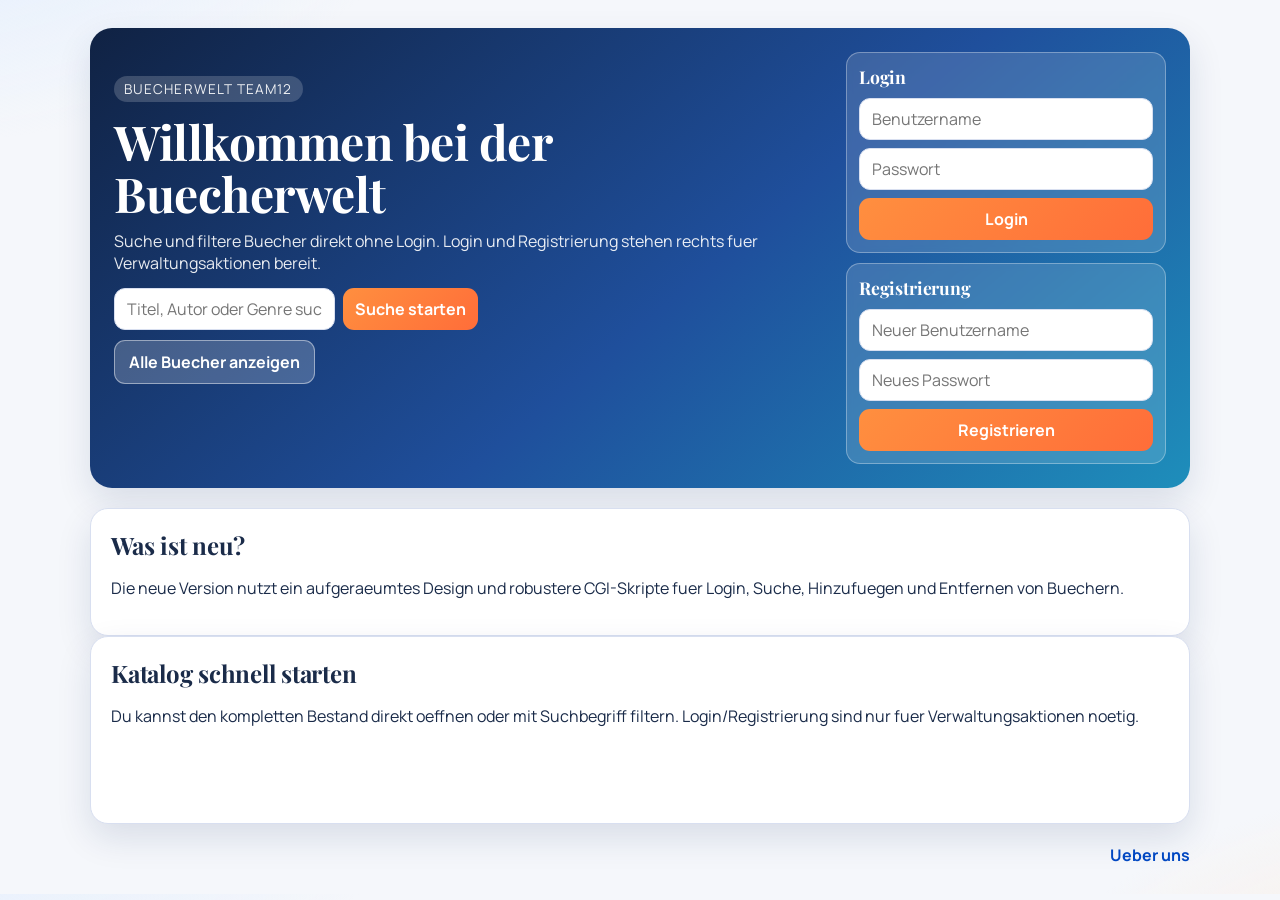
<file: SWE/index.html>
<!DOCTYPE html>
<html lang="de">
  <head>
    <meta charset="utf-8">
    <meta name="viewport" content="width=device-width, initial-scale=1">
    <title>Bücherwelt</title>
    <link rel="preconnect" href="https://fonts.googleapis.com">
    <link rel="preconnect" href="https://fonts.gstatic.com" crossorigin>
    <link href="https://fonts.googleapis.com/css2?family=Manrope:wght@400;600;700;800&family=Playfair+Display:wght@600;700&display=swap" rel="stylesheet">
    <link href="style.css" rel="stylesheet" type="text/css">
  </head>
  <body>
    <header class="hero">
      <div class="hero-layout">
      <div class="hero-content">
        <p class="eyebrow">Buecherwelt Team12</p>
        <h1>Willkommen bei der Buecherwelt</h1>
        <p>Suche und filtere Buecher direkt ohne Login. Login und Registrierung stehen rechts fuer Verwaltungsaktionen bereit.</p>
        <form class="search-form" action="buecherwelt.sh" method="get">
          <input type="text" name="s" placeholder="Titel, Autor oder Genre suchen ...">
          <button type="submit">Suche starten</button>
        </form>
        <div class="catalog-actions">
          <a class="cta-link" href="buecherwelt.sh">Alle Buecher anzeigen</a>
        </div>
      </div>

      <aside class="auth-panel">
        <section class="auth-card">
          <h2>Login</h2>
          <form class="auth-form" action="login.sh" method="get">
            <input type="text" name="n" placeholder="Benutzername" required>
            <input type="password" name="p" placeholder="Passwort" required>
            <button type="submit">Login</button>
          </form>
        </section>

        <section class="auth-card">
          <h2>Registrierung</h2>
          <form class="auth-form" action="register.sh" method="get">
            <input type="text" name="rn" placeholder="Neuer Benutzername" required>
            <input type="password" name="rp" placeholder="Neues Passwort" required>
            <button type="submit">Registrieren</button>
          </form>
        </section>
      </aside>
      </div>
    </header>

    <main class="content-shell">
      <section class="info-card">
        <h2>Was ist neu?</h2>
        <p>Die neue Version nutzt ein aufgeraeumtes Design und robustere CGI-Skripte fuer Login, Suche, Hinzufuegen und Entfernen von Buechern.</p>
      </section>

      <section class="info-card">
        <h2>Katalog schnell starten</h2>
        <p>Du kannst den kompletten Bestand direkt oeffnen oder mit Suchbegriff filtern. Login/Registrierung sind nur fuer Verwaltungsaktionen noetig.</p>
        <p><a class="cta-link" href="buecherwelt.sh">Zum kompletten Buchkatalog</a></p>
      </section>
    </main>

    <footer class="footer">
      <a href="impressum.html">Ueber uns</a>
    </footer>
  </body>
</html>
</file>
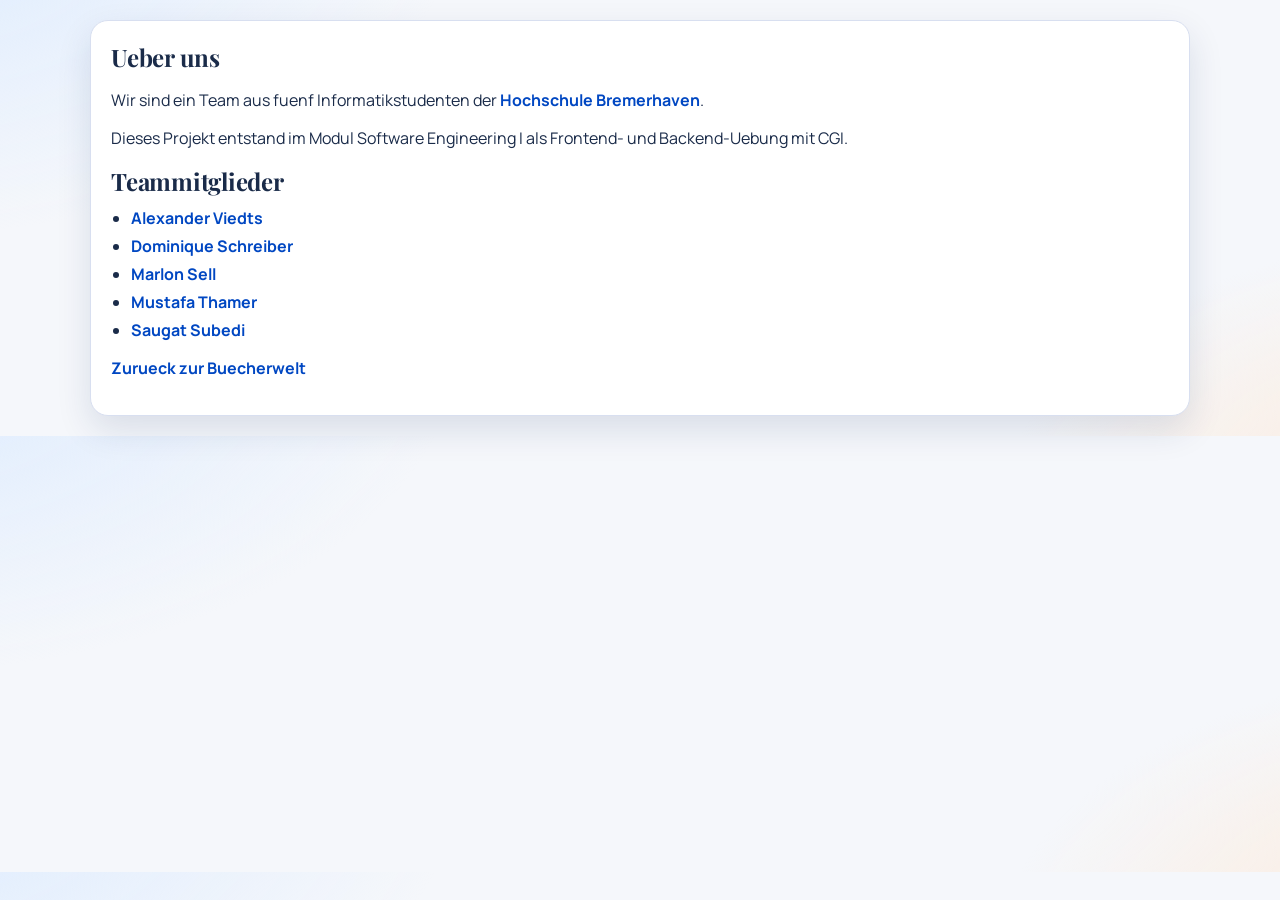
<file: SWE/impressum.html>
<!DOCTYPE html>
<html lang="de">
	<head>
		<meta charset="utf-8">
		<meta name="viewport" content="width=device-width, initial-scale=1">
		<title>Buecherwelt: Ueber uns</title>
		<link rel="preconnect" href="https://fonts.googleapis.com">
		<link rel="preconnect" href="https://fonts.gstatic.com" crossorigin>
		<link href="https://fonts.googleapis.com/css2?family=Manrope:wght@400;600;700;800&family=Playfair+Display:wght@600;700&display=swap" rel="stylesheet">
		<link href="style.css" rel="stylesheet" type="text/css">
	</head>
	<body>
		<main class="content-shell">
			<section class="info-card">
				<h1>Ueber uns</h1>
				<p>Wir sind ein Team aus fuenf Informatikstudenten der <a href="https://www.hs-bremerhaven.de">Hochschule Bremerhaven</a>.</p>
				<p>Dieses Projekt entstand im Modul Software Engineering I als Frontend- und Backend-Uebung mit CGI.</p>

				<h2>Teammitglieder</h2>
				<ul class="team-list">
					<li><a href="https://informatik.hs-bremerhaven.de/aleviedts">Alexander Viedts</a></li>
					<li><a href="https://informatik.hs-bremerhaven.de/domschreiber">Dominique Schreiber</a></li>
					<li><a href="https://informatik.hs-bremerhaven.de/marsell">Marlon Sell</a></li>
					<li><a href="https://informatik.hs-bremerhaven.de/musthamer">Mustafa Thamer</a></li>
					<li><a href="https://informatik.hs-bremerhaven.de/sausubedi">Saugat Subedi</a></li>
				</ul>

				<p><a href="index.html">Zurueck zur Buecherwelt</a></p>
			</section>
		</main>
	</body>
</html>
</file>
<file: SWE/style.css>
:root {
	--bg: #f5f7fb;
	--surface: #ffffff;
	--text: #1a2b49;
	--muted: #64708d;
	--line: #d8dff0;
	--primary: #1769ff;
	--primary-strong: #0047c2;
	--accent: #ff8f3f;
	--shadow: 0 14px 35px rgba(20, 45, 90, 0.12);
}

* {
	box-sizing: border-box;
}

body {
	margin: 0;
	font-family: "Manrope", "Segoe UI", sans-serif;
	color: var(--text);
	background:
		radial-gradient(900px 500px at -10% -20%, #dcebff 0%, rgba(220, 235, 255, 0) 65%),
		radial-gradient(900px 500px at 120% 120%, #ffe8d3 0%, rgba(255, 232, 211, 0) 60%),
		var(--bg);
}

.hero {
	width: min(1100px, 94%);
	margin: 28px auto 0;
	padding: 24px;
	border-radius: 22px;
	background: linear-gradient(140deg, #102243 0%, #1f4f9c 55%, #1e8ebb 100%);
	color: #fff;
	box-shadow: var(--shadow);
}

.hero-layout {
	display: grid;
	grid-template-columns: minmax(0, 1fr) 320px;
	gap: 18px;
	align-items: start;
}

.hero-content {
	margin-top: 24px;
	max-width: 700px;
}

.eyebrow {
	display: inline-block;
	margin: 0 0 8px;
	padding: 4px 10px;
	border-radius: 999px;
	background: rgba(255, 255, 255, 0.18);
	font-size: 0.85rem;
	letter-spacing: 0.08em;
	text-transform: uppercase;
}

h1,
h2 {
	margin: 0 0 10px;
	font-family: "Playfair Display", serif;
	letter-spacing: -0.01em;
}

.hero h1 {
	font-size: clamp(2rem, 4vw, 3rem);
	line-height: 1.08;
}

.hero p {
	margin: 0 0 14px;
	color: rgba(255, 255, 255, 0.9);
}

.search-form {
	display: flex;
	gap: 8px;
	flex-wrap: wrap;
}

.catalog-actions {
	margin-top: 10px;
}

.cta-link {
	display: inline-block;
	padding: 10px 14px;
	border-radius: 11px;
	background: rgba(255, 255, 255, 0.2);
	color: #fff;
	border: 1px solid rgba(255, 255, 255, 0.45);
	text-decoration: none;
	font-weight: 700;
}

.cta-link:hover {
	text-decoration: none;
	background: rgba(255, 255, 255, 0.28);
}

.auth-panel {
	display: grid;
	gap: 10px;
}

.auth-card {
	background: rgba(255, 255, 255, 0.14);
	border: 1px solid rgba(255, 255, 255, 0.32);
	border-radius: 14px;
	padding: 12px;
	backdrop-filter: blur(3px);
}

.auth-card h2 {
	margin: 0 0 10px;
	font-size: 1.1rem;
	color: #fff;
}

.auth-form {
	display: grid;
	gap: 8px;
}

input[type="text"],
input[type="password"],
button {
	min-height: 42px;
	border-radius: 11px;
	border: 1px solid var(--line);
	padding: 9px 12px;
	font: inherit;
}

input[type="text"],
input[type="password"] {
	background: #fff;
	color: #203153;
}

button {
	border: 0;
	color: #fff;
	font-weight: 700;
	background: linear-gradient(135deg, var(--accent) 0%, #ff6d39 100%);
	cursor: pointer;
}

button:hover {
	filter: brightness(1.03);
}

.content-shell {
	width: min(1100px, 94%);
	margin: 20px auto;
}

.info-card {
	background: var(--surface);
	border: 1px solid var(--line);
	border-radius: 18px;
	padding: 20px;
	box-shadow: var(--shadow);
}

.team-list {
	margin: 0;
	padding-left: 20px;
}

.team-list li {
	margin-bottom: 6px;
}

a {
	color: var(--primary-strong);
	font-weight: 700;
	text-decoration: none;
}

a:hover {
	text-decoration: underline;
}

.footer {
	width: min(1100px, 94%);
	margin: 0 auto 28px;
	text-align: right;
}

/* Dynamic catalog styles used by Buecherwelt.sh */
.catalog-shell {
	width: min(1100px, 94%);
	margin: 24px auto;
}

.catalog-grid {
	display: grid;
	grid-template-columns: repeat(auto-fill, minmax(220px, 1fr));
	gap: 12px;
}

.book-card {
	background: #fff;
	border: 1px solid var(--line);
	border-radius: 14px;
	padding: 14px;
	box-shadow: 0 8px 18px rgba(17, 42, 83, 0.08);
}

.book-title {
	margin: 0 0 8px;
	font-weight: 800;
	color: #1d325b;
}

.book-meta {
	margin: 0;
	color: var(--muted);
	font-size: 0.92rem;
}

.admin-panel {
	width: min(1100px, 94%);
	margin: 22px auto;
	background: #fff;
	border: 1px solid var(--line);
	border-radius: 18px;
	padding: 18px;
	box-shadow: var(--shadow);
}

.msg-ok {
	color: #0c7a48;
	font-weight: 700;
}

.msg-error {
	color: #a32135;
	font-weight: 700;
}

@media (max-width: 768px) {
	.hero {
		padding: 16px;
	}

	.hero-layout {
		grid-template-columns: 1fr;
	}

	.auth-form,
	.search-form {
		width: 100%;
	}

	.auth-form input,
	.auth-form button,
	.search-form input,
	.search-form button {
		width: 100%;
	}

	.footer {
		text-align: left;
	}
}
</file>
